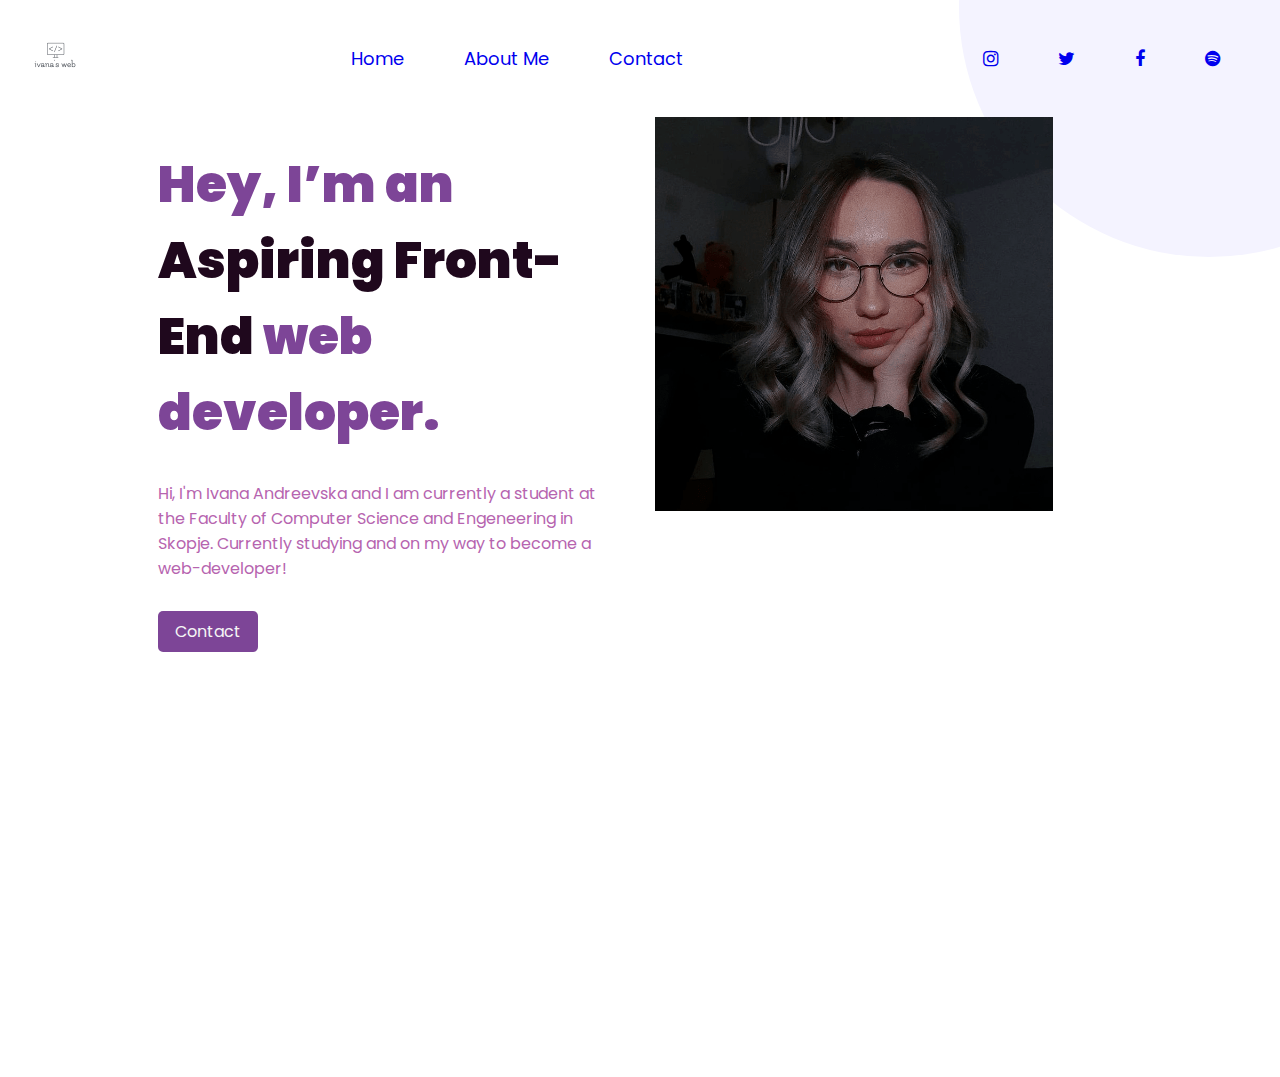
<file: index.html>
<!DOCTYPE html>
<html lang="en">
<head>
    <meta charset="UTF-8">
    <meta http-equiv="X-UA-Compatible" content="IE=edge">
    <meta name="viewport" content="width=device-width, initial-scale=1.0">
    <title>Ivana's Web</title>
    <link rel="stylesheet" href="https://stackpath.bootstrapcdn.com/font-awesome/4.7.0/css/font-awesome.min.css">
    <link rel="stylesheet" href="style.css">

</head>
<body>

    <nav class="navbar">
        <div class="brand">
            <img src="logo.png" alt="" class="logo">
        </div>
        <div class="nav-list">
            <ul>
                <li><a href="index.html">Home</a></li>
                <li><a href="aboutme.html">About Me</li>
                <li><a href="contact.html">Contact</a></li>
            </ul>
        </div>
        <div class="social-icons">
            <ul>
               <li><a class="instagram" href="https://www.instagram.com/andreevvska/" target="_blank"><i class="fa fa-instagram"></i></a></li>
               <li><a class="twitter" href="https://twitter.com/iawbrook" target="_blank"><i class="fa fa-twitter"></i></a></li>
               <li><a class="facebook" href="https://www.facebook.com/andreevvska" target="_blank"><i class="fa fa-facebook"></i></a></li>
               <li><a class="spotify" href="https://open.spotify.com/user/vgw2jpzqust0kuwtubgz4yqc1?si=2b9607195c704c3f" target="_blank"><i class="fa fa-spotify"></i></a></li>
            </ul>
        </div>
       
    </nav>
    <div class="toggle-btn">
        <i class="fa fa-bars"></i>
    </div>

    
    <header class="header container">
        <div class="circle"></div>
        <div class="row hero">
            <div class="col col-1">
                <h1>Hey, I’m an <span class="highlight">Aspiring Front-End</span> web developer. </h1>
                <p>Hi, I'm Ivana Andreevska and I am currently a student at the Faculty of Computer Science and Engeneering in Skopje.
                    Currently studying and on my way to become a web-developer!
                   </p>
                <a href="contact.html" class="ctn">Contact</a>    
            </div>
            <div class="col col-2">
                <div class="hero-img">
                    <img src="./img/profile.png" alt="">
                </div>
            </div>
        </div>
    </header>




 
 
    
   

</body>
</html>
</file>
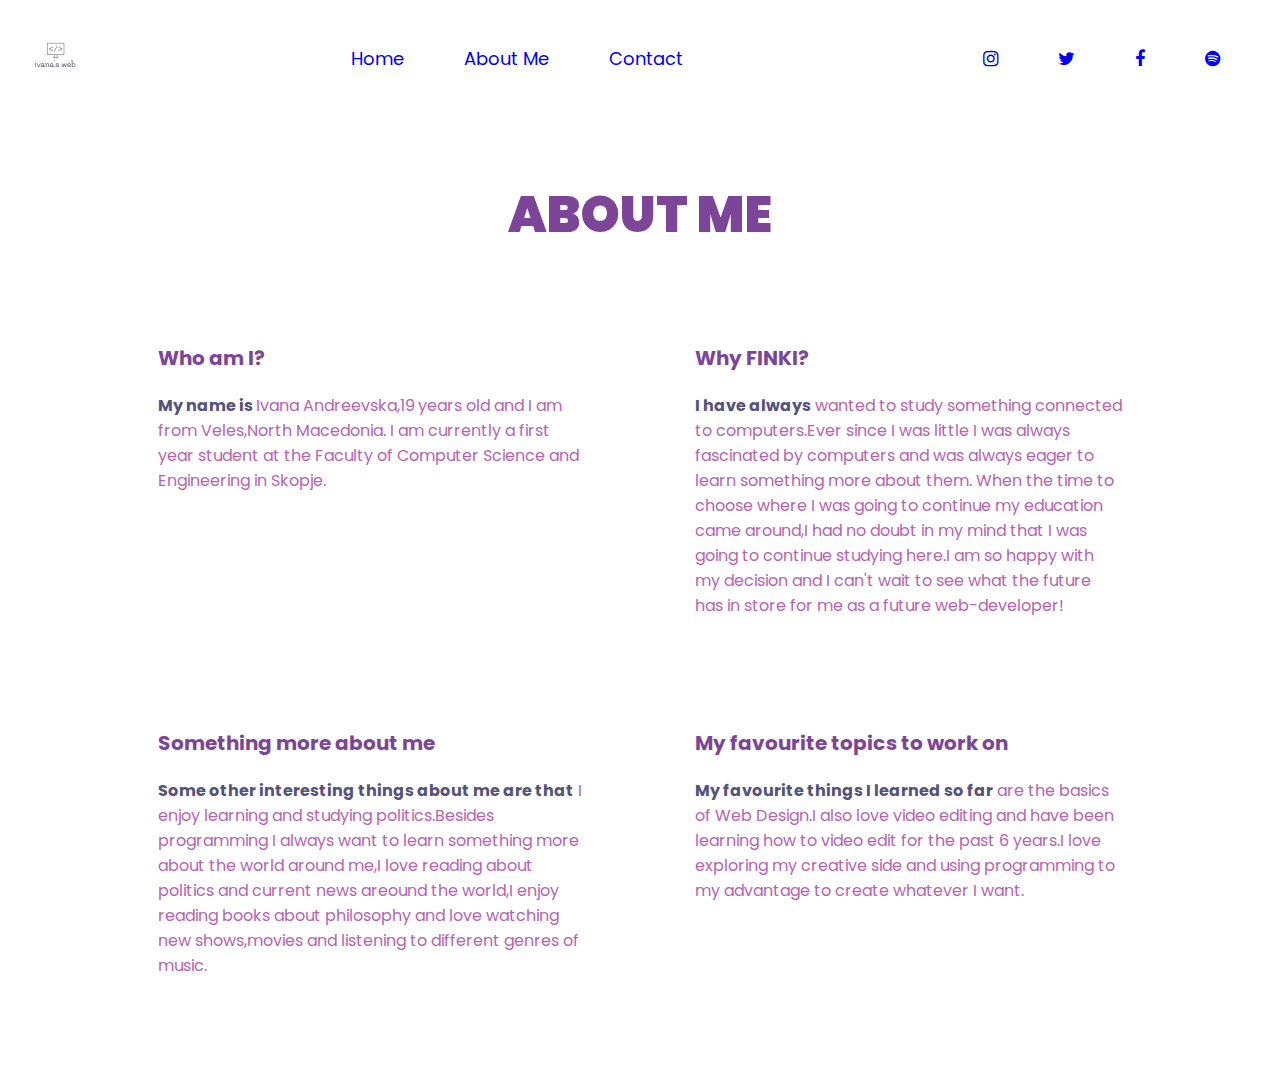
<file: aboutme.html>
<!DOCTYPE html>
<html lang="en">
<head>
    <meta charset="UTF-8">
    <meta http-equiv="X-UA-Compatible" content="IE=edge">
    <meta name="viewport" content="width=device-width, initial-scale=1.0">
    <title>Ivana's Web</title>
    <link rel="stylesheet" href="https://stackpath.bootstrapcdn.com/font-awesome/4.7.0/css/font-awesome.min.css">
    <link rel="stylesheet" href="style.css">

</head>
<body>

    <nav class="navbar">
        <div class="brand">
            <img src="logo.png" alt="" class="logo">
        </div>
        <div class="nav-list">
            <ul>
                <li><a href="index.html">Home</a></li>
                <li><a href="aboutme.html">About Me</li>
                <li><a href="contact.html">Contact</a></li>
            </ul>
        </div>
        <div class="social-icons">
            <ul>
               <li><a class="instagram" href="https://www.instagram.com/andreevvska/" target="_blank"><i class="fa fa-instagram"></i></a></li>
               <li><a class="twitter" href="https://twitter.com/iawbrook" target="_blank"><i class="fa fa-twitter"></i></a></li>
               <li><a class="facebook" href="https://www.facebook.com/andreevvska" target="_blank"><i class="fa fa-facebook"></i></a></li>
               <li><a class="spotify" href="https://open.spotify.com/user/vgw2jpzqust0kuwtubgz4yqc1?si=2b9607195c704c3f" target="_blank"><i class="fa fa-spotify"></i></a></li>
            </ul>
        </div>
       
    </nav>
    <div class="toggle-btn">
        <i class="fa fa-bars"></i>
    </div>

    


    <section class="skills container">
        <div class="title">
            <h1>ABOUT ME</h1>
        </div>
        <div class="grid-wrapper">
            <div class="grid-box">
                <div class="icon-title">
                    <h2>Who am I?</h2>
                </div>
                <p> <span class="highlight">My name is </span> 
                Ivana Andreevska,19 years old and I am from Veles,North Macedonia. I am currently a first year student at the Faculty of Computer Science and Engineering in Skopje.
                </p>
            </div>
            <div class="grid-box">
                <div class="icon-title">
                   
                    <h2>Why FINKI?</h2>
                </div>
                <p><span class="highlight">I have always</span>
                wanted to study something connected to computers.Ever since I was little I was always fascinated by computers and was always eager to learn something more about them.
            When the time to choose where I was going to continue my education came around,I had no doubt in my mind that I was going to continue studying here.I am so happy with my decision and I can't wait to see what the future has in store for me as a future web-developer!  </p>
            </div>
            <div class="grid-box">
                <div class="icon-title">
                    <h2>Something more about me</h2>
                </div>
                <p><span class="highlight">Some other interesting things about me are that</span> I enjoy learning and studying politics.Besides programming I always want to learn something more about the world around me,I love reading about politics and current news areound the world,I enjoy reading books about philosophy and love watching new shows,movies and listening to different genres of music.</p>
            </div>
            <div class="grid-box">
                <div class="icon-title">
                    <h2>My favourite topics to work on</h2>
                </div>
                <p><span class="highlight">My favourite things I learned so far</span> are the basics of Web Design.I also love video editing and have been learning how to video edit for the past 6 years.I love exploring my creative side and using programming to my advantage to create whatever I want.</p>
            </div>
           
        </div>
    </section>

 
 
    
   

</body>
</html>
</file>
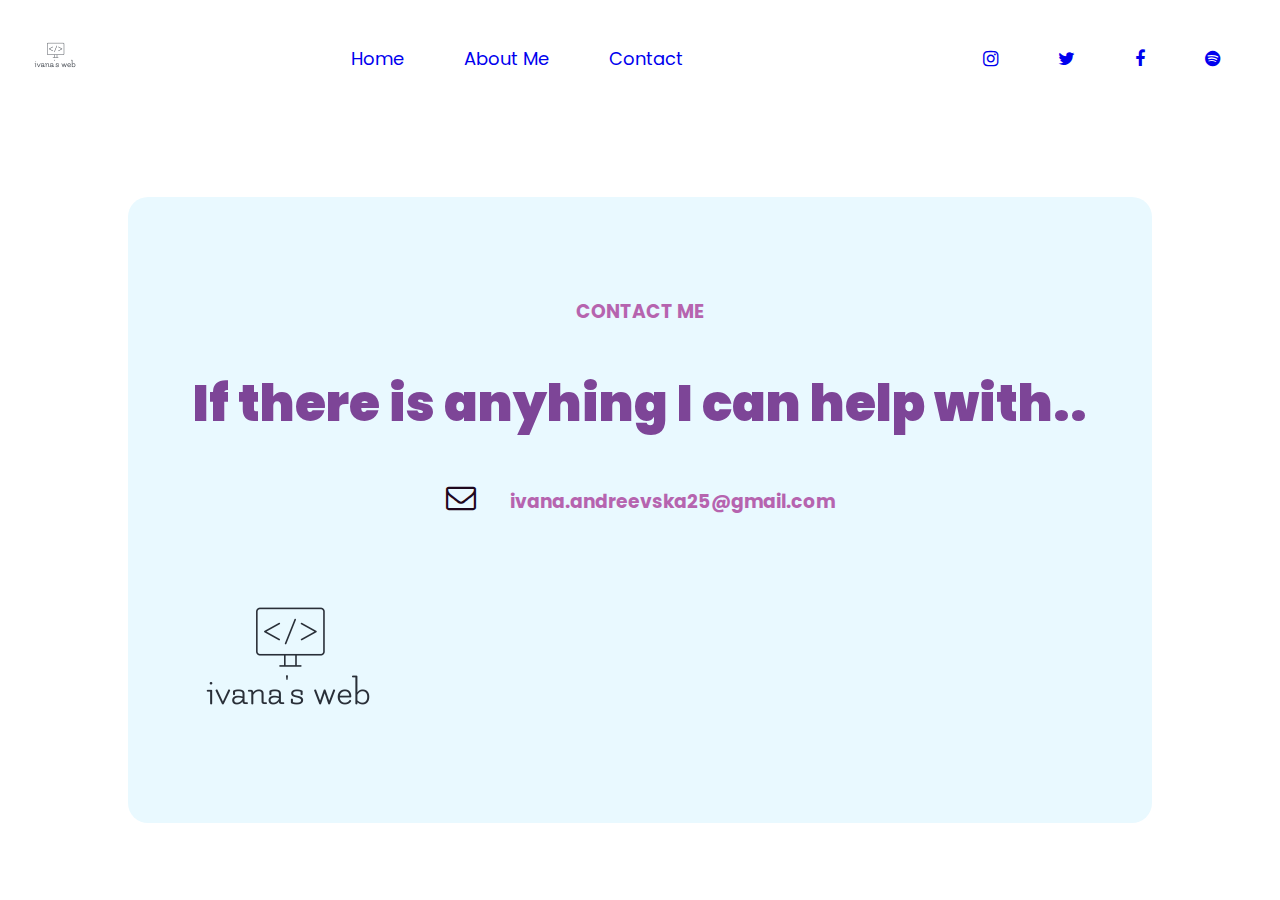
<file: contact.html>
<!DOCTYPE html>
<html lang="en">
<head>
    <meta charset="UTF-8">
    <meta http-equiv="X-UA-Compatible" content="IE=edge">
    <meta name="viewport" content="width=device-width, initial-scale=1.0">
    <title>Ivana's Web</title>
    <link rel="stylesheet" href="https://stackpath.bootstrapcdn.com/font-awesome/4.7.0/css/font-awesome.min.css">
    <link rel="stylesheet" href="style.css">

</head>
<body>

    <nav class="navbar">
        <div class="brand">
            <img src="logo.png" alt="" class="logo">
        </div>
        <div class="nav-list">
            <ul>
                <li><a href="index.html">Home</a></li>
                <li><a href="aboutme.html">About Me</li>
                <li><a href="contact.html">Contact</a></li>
            </ul>
        </div>
        <div class="social-icons">
            <ul>
               <li><a class="instagram" href="https://www.instagram.com/andreevvska/" target="_blank"><i class="fa fa-instagram"></i></a></li>
               <li><a class="twitter" href="https://twitter.com/iawbrook" target="_blank"><i class="fa fa-twitter"></i></a></li>
               <li><a class="facebook" href="https://www.facebook.com/andreevvska" target="_blank"><i class="fa fa-facebook"></i></a></li>
               <li><a class="spotify" href="https://open.spotify.com/user/vgw2jpzqust0kuwtubgz4yqc1?si=2b9607195c704c3f" target="_blank"><i class="fa fa-spotify"></i></a></li>
            </ul>
        </div>
       
    </nav>
    <div class="toggle-btn">
        <i class="fa fa-bars"></i>
    </div>

    




    <section class="contact">
        <div class="container">
            <h3>CONTACT ME</h3>
            <h1>If there is anyhing I can help with..</h1>
            <h3><i class="fa fa-envelope-o"></i> ivana.andreevska25@gmail.com</h3>
            <div class="quick-links">
                <div class="brand"><img src="logo.png" alt=""></div>
                <ul>
                 
                </ul>
            </div>
        </div>
        
    </section>

 
 
    
   

</body>
</html>
</file>
<file: style.css>
@import url('https://fonts.googleapis.com/css2?family=Poppins:wght@300&display=swap');



* {
    margin: 0;
    padding: 0;
    box-sizing: border-box;
}

body,html {
    font-family: 'Poppins', arial;
    overflow-x: hidden;
}
:root {
    --h1 :#7d4597;
    --blue : #1f081d;
    --dark-purple : #55527C;
    --grey : #b664af;
    --pink :  #e797b6;
    --circle : #F4F3FF;
    --light-pink : #FFF5F6;
    
}
li {
    list-style: none;
}
li:hover {
    font-size: 20px;
    font-weight: bold;
    transform: scale(1.2);
}
h1 {
    font-size: 50px;
    color: var(--h1);
    font-weight: 900;
}
h3 {
    color: var(--grey);
}
p {
    font-size: 16px;
    color: var(--grey);
}
a {
    text-decoration: none;
}
.ctn {
    width: 100px;
    padding: 8px 12px;
    background: var(--h1);
    color: whitesmoke;
    border-radius: 5px;
    text-align: center;
}
.ctn:hover {
    background: white;
    border: 1px solid var(--h1);
    color: var(--h1);
    font-weight: bold;
}

.container{
    width: 80%;
    margin: 60px auto;
}
.row {
    display: flex;
    justify-content: center;
}
.col {
    display: flex;
    justify-content: center;
}
.highlight {
    color: var(--blue);
}
.circle {
    width: 500px;
    height: 500px;
    background: var(--circle);
    position: absolute;
    top: -40%;
    right: -30%;
    border-radius: 50%;
    z-index: -1;
}


.navbar {
    width: 100%;
    padding: 30px;
    display: flex;
    align-items: center;
    justify-content:space-between ;
    position: relative;
}
.toggle-btn i {
    font-size: 30px;
    color: var(--dark-purple);
    position: absolute;
    top: 20px;
    right: 20px;
    display: none;
}
.navbar .nav-list ul ,.social-icons ul{
    display: flex;
}
.nav-list ul li, .social-icons ul li {
    margin: 0px 30px;
    color: var(--dark-purple);
    font-size: 18px;
    cursor: pointer;
}
.social-icons ul li:hover {
    transform: scale(1.4);
}
.logo {
    width: 50px;
}

/* Header */
.header {
    margin-top: 0px;
    height: 100vh;
    position: relative;
}
.header .col-1 {
    width: 100%;
    flex-direction: column;
    padding: 30px;
}
.header .col-2 {
    width: 100%;
}
.header .col-2  img {
    max-width: 80%;
}
.header p {
 margin: 30px auto;
}


.title {
    text-align: center;
    margin-bottom: 60px;
}
.grid-wrapper {
    display: grid;
    grid-template-columns:repeat(auto-fit, minmax(400px, auto));
    grid-gap: 50px;
}
.icon-title{
    display: flex;
    align-items: center;
    margin-bottom: 20px;
}
.icon-title img {
    margin-right: 20px;
}
.icon-title h2 {
    font-size: 20px;
    color: var(--h1);
}
.grid-box .highlight {
    color: var(--dark-purple);
    font-weight: bold;
}
.grid-box {
    padding: 30px;
}
.skills .grid-box:hover {
    box-shadow: 0px 0px 30px #0000002f;
    border-radius: 20px;
}



.contact .container {
    margin-top: 80px;
    text-align: center;
    background: #E9F9FF;
    padding: 60px;
    border-radius: 20px;
}
.contact .container h3 {
    margin: 40px 0px;
}
.contact .fa {
    margin-right: 30px;
    font-size: 30px;
    color: var(--blue);
}
.contact .quick-links {
    display: flex;
    align-items: center;
    justify-content: space-between;
}
.contact .quick-links ul {
    display: flex;
}
.contact .quick-links ul li {
    margin: 0px 20px;
    color: var(--dark-purple);
    font-weight: bold;
    cursor: pointer;
}
.copyright p{
    color: var(--dark-purple);
    font-weight: bold;
}
</file>
